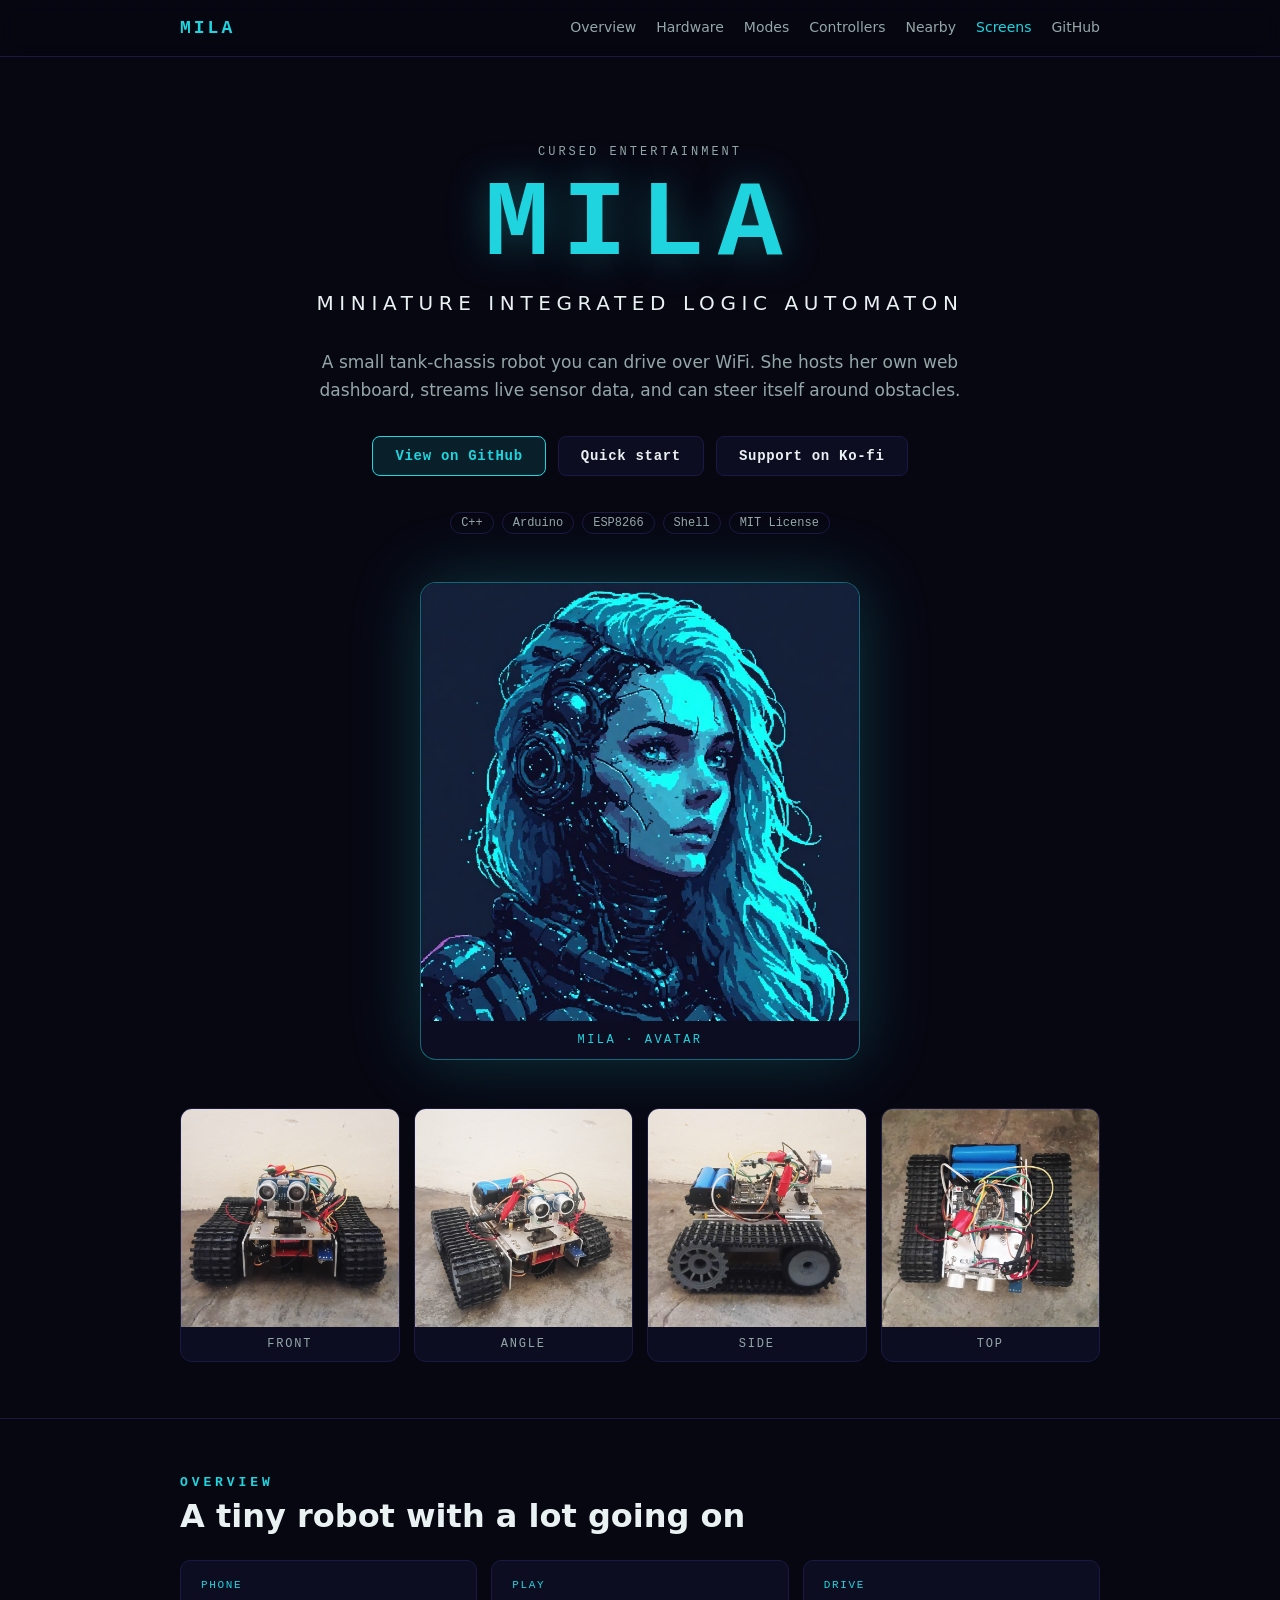
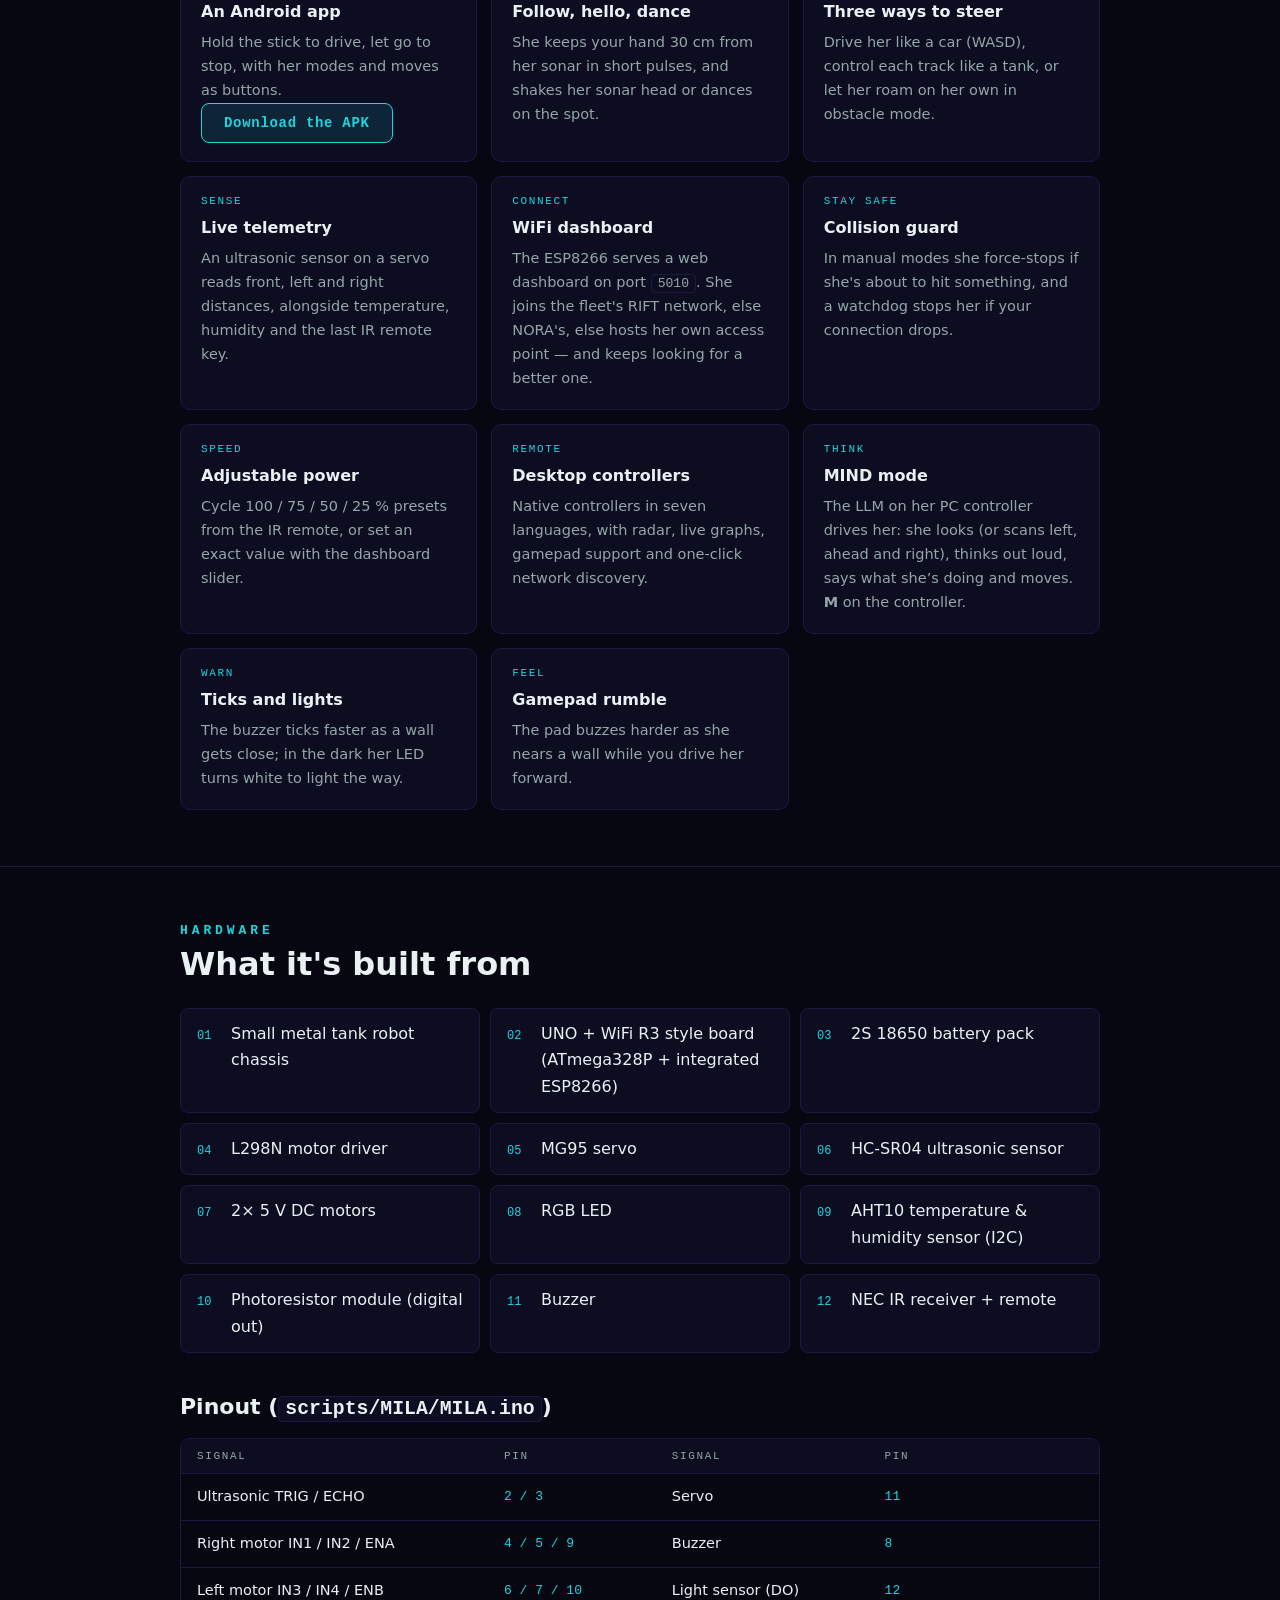
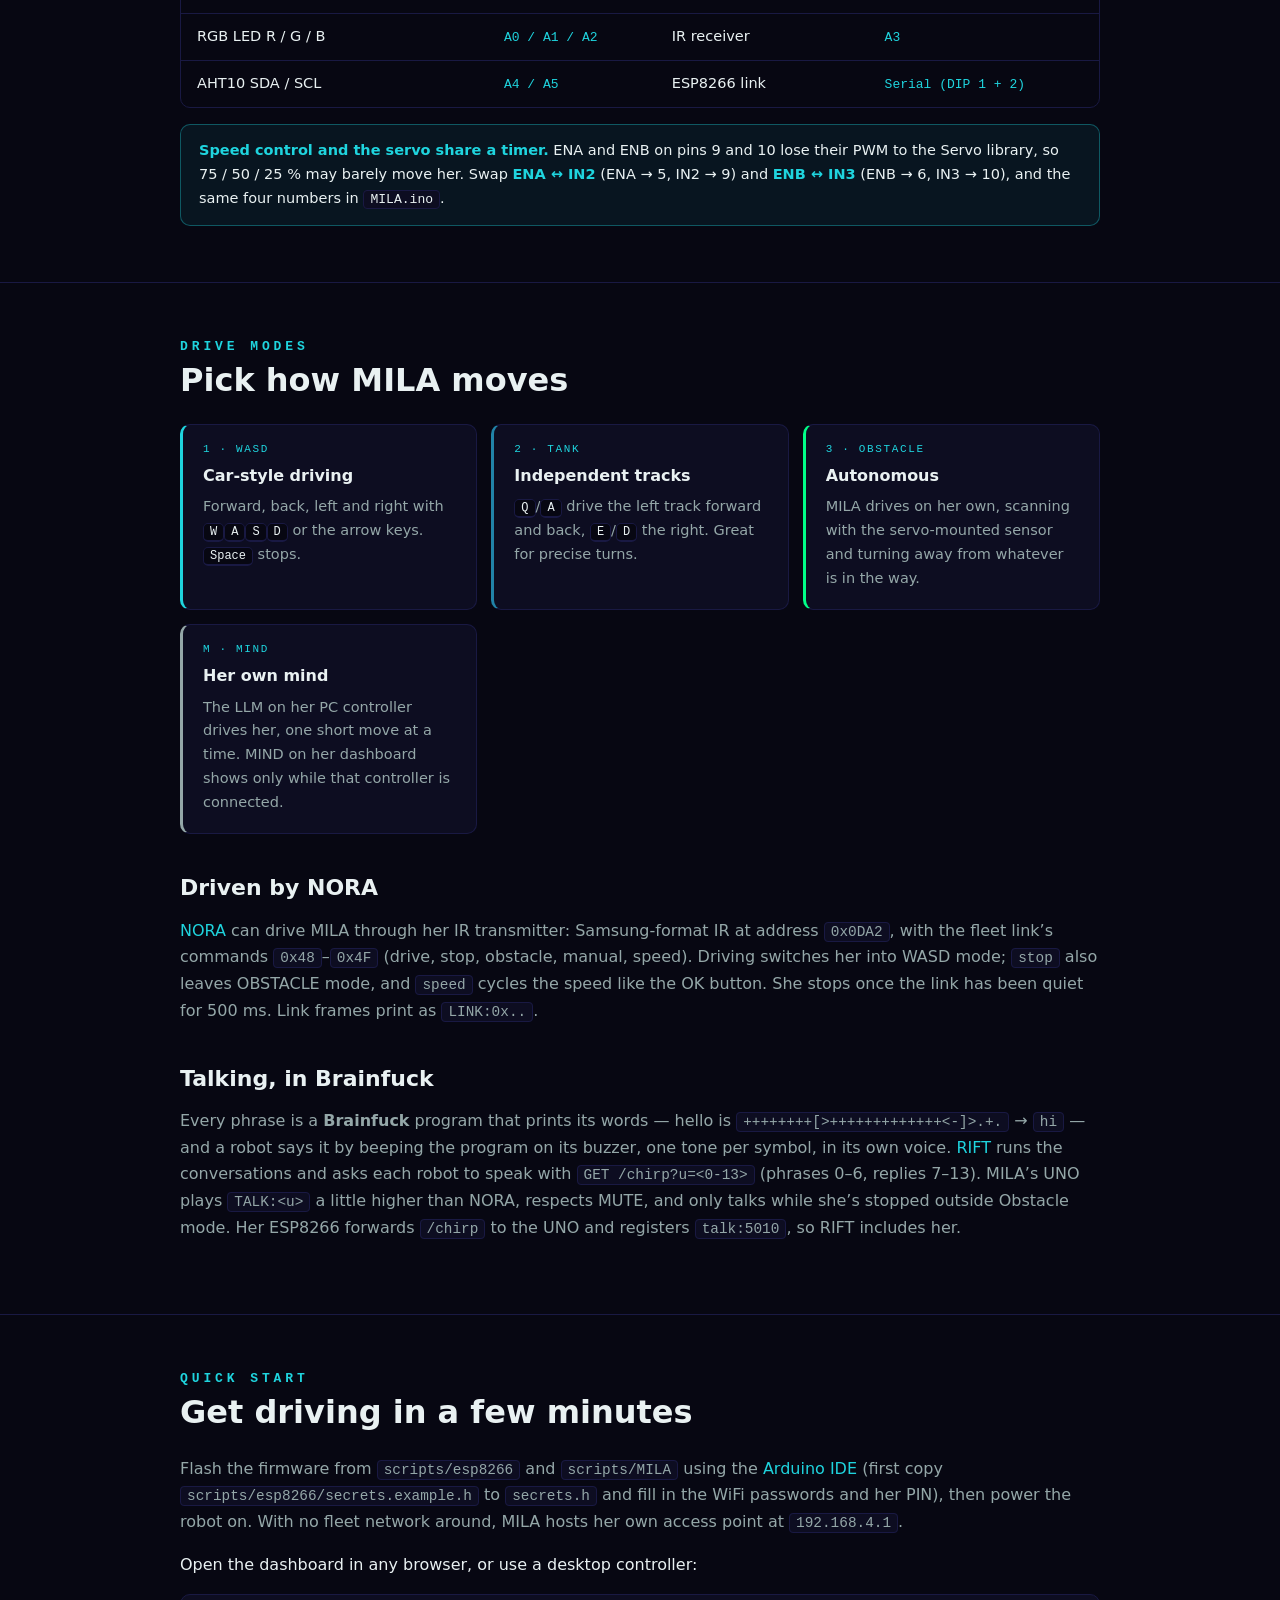
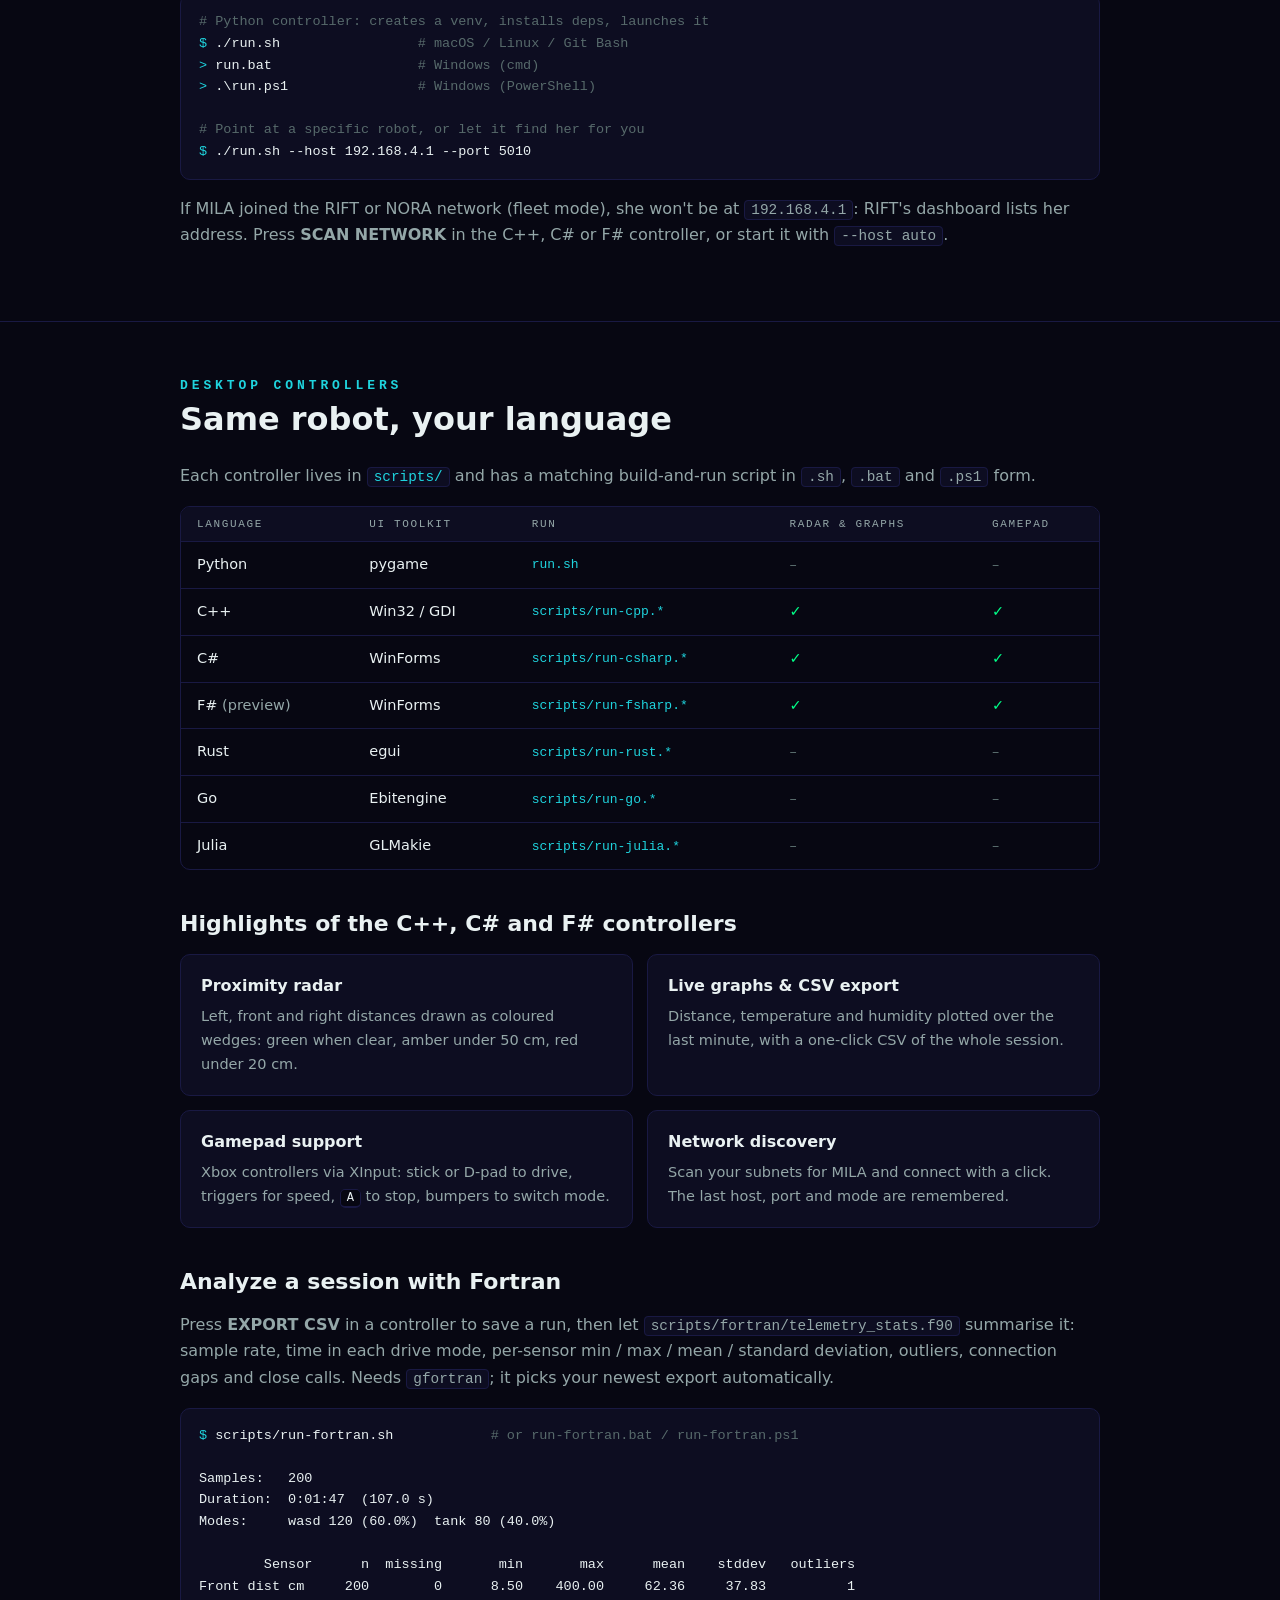
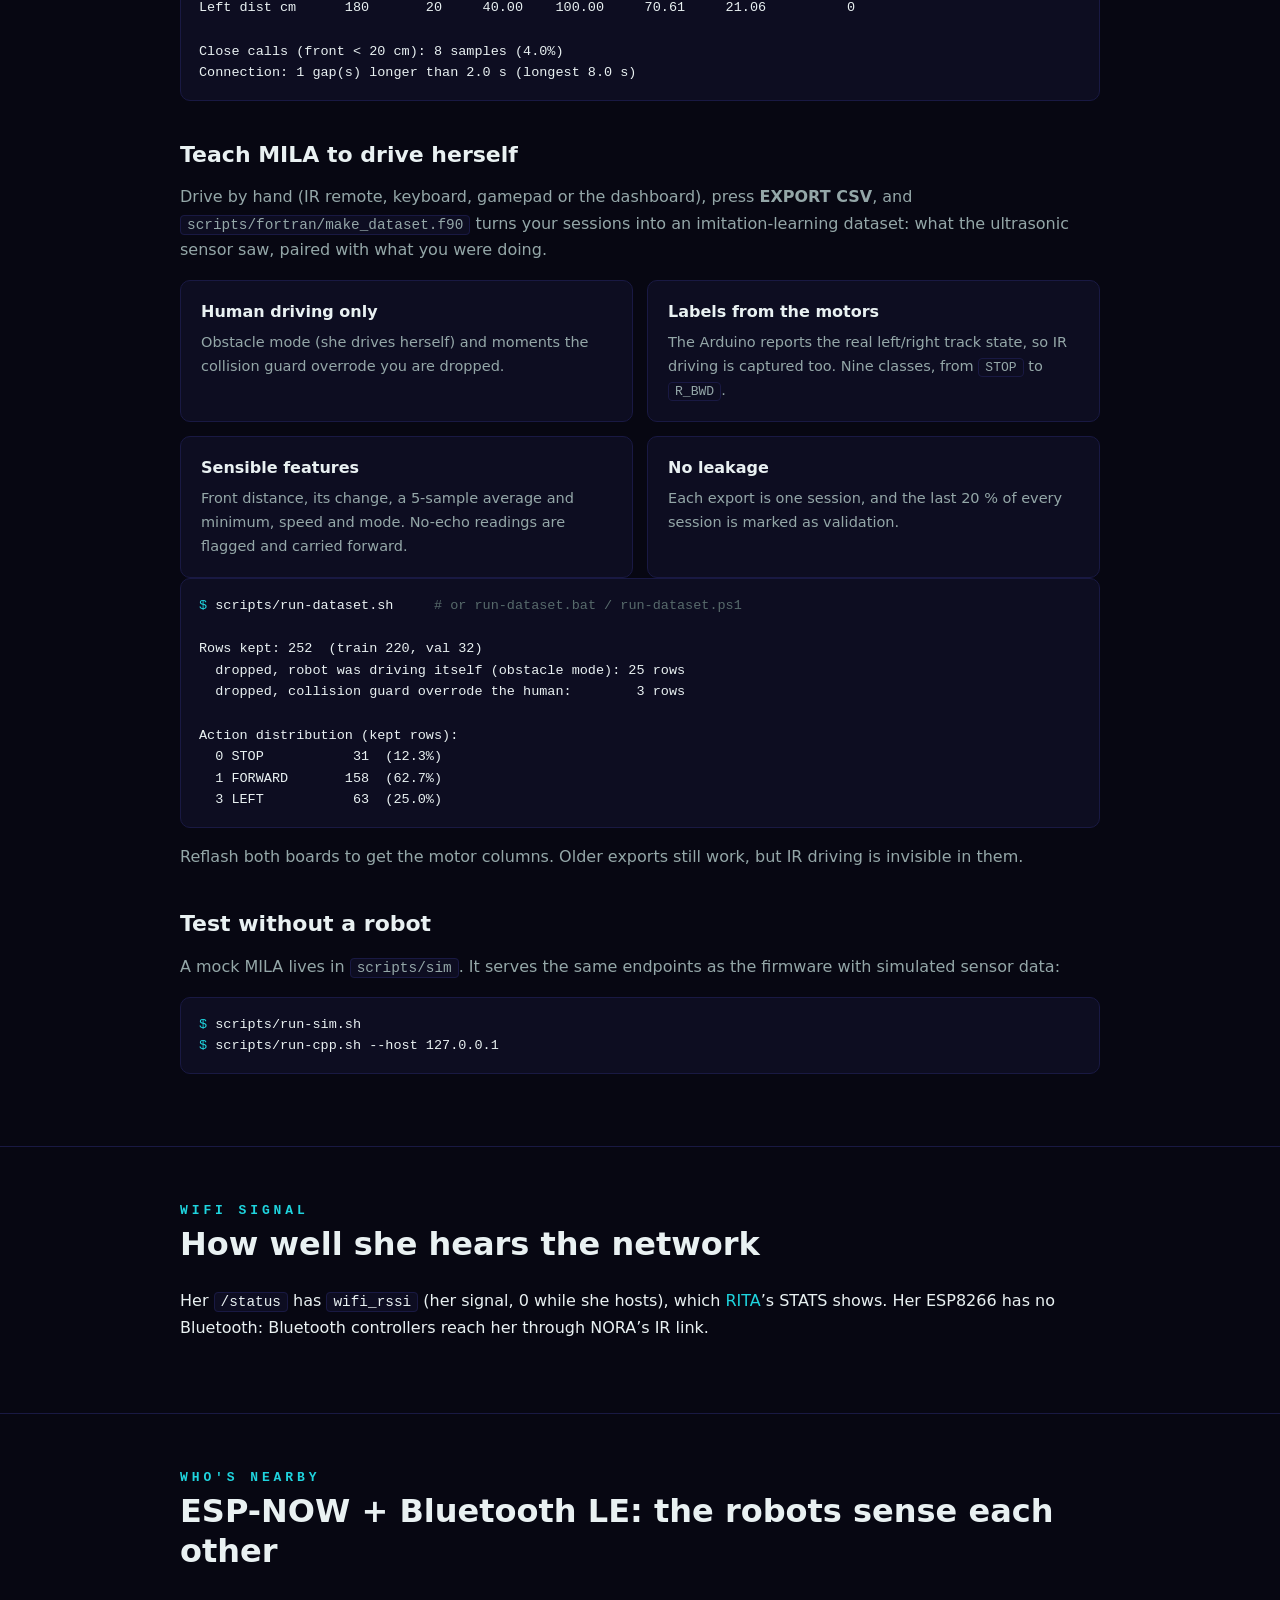
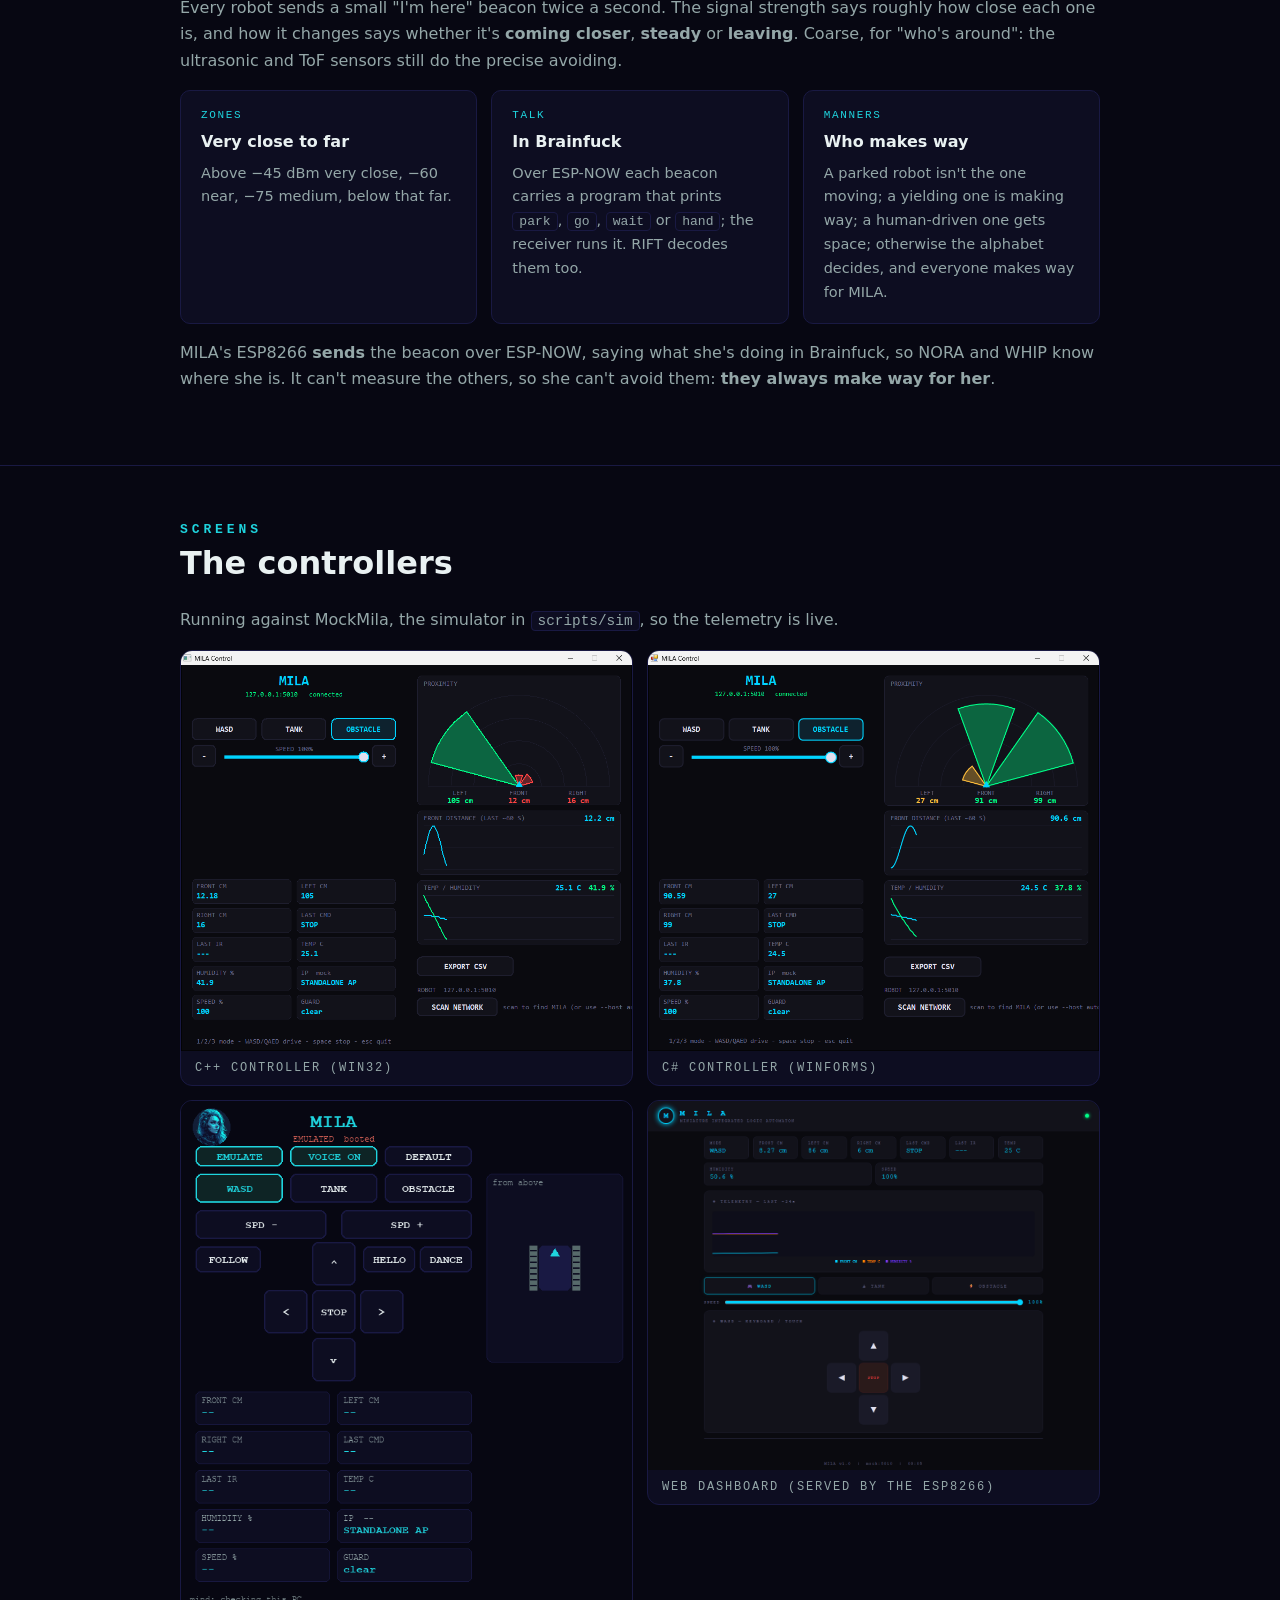
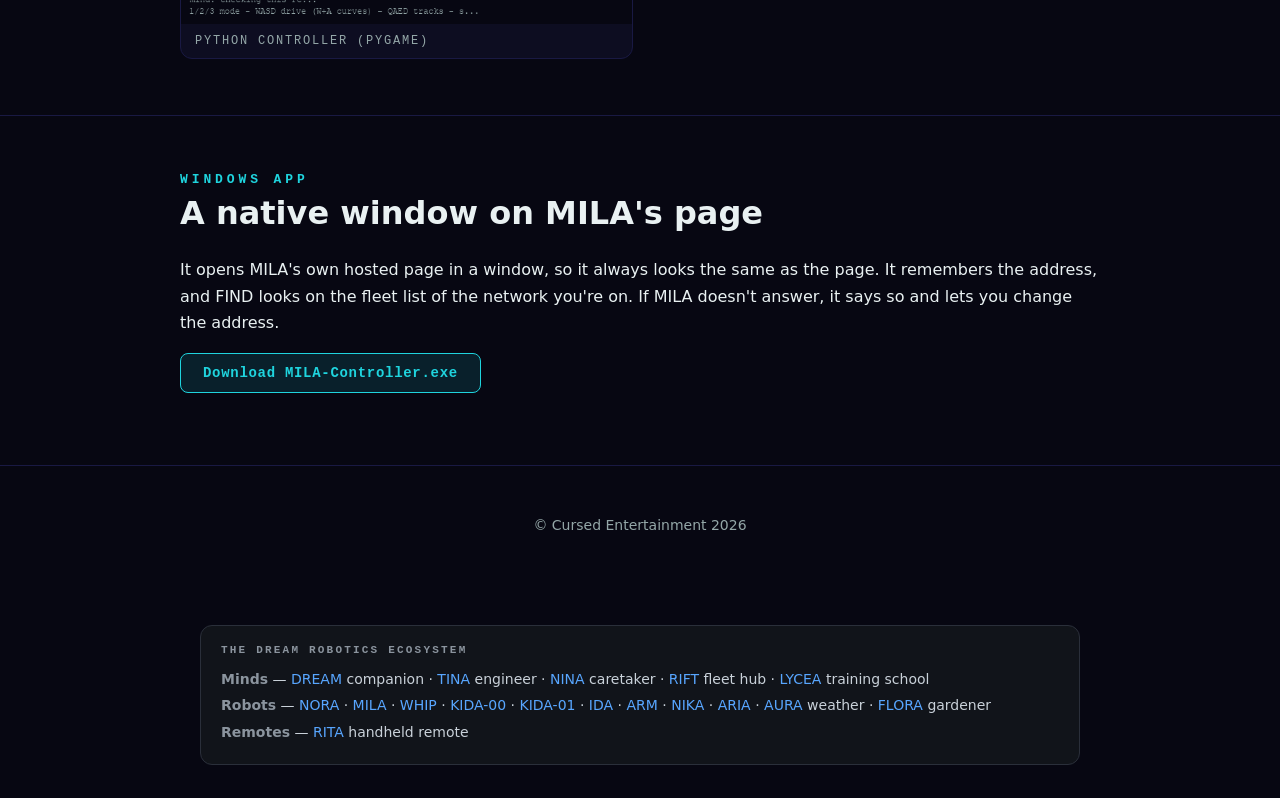
<file: index.html>
<!DOCTYPE html>
<html lang="en">
<head>
<meta charset="utf-8">
<meta name="viewport" content="width=device-width, initial-scale=1">
<title>MILA — Miniature Integrated Logic Automaton</title>
<meta name="description" content="MILA is a small WiFi-controlled tank robot built on an ESP8266 and Arduino, with a web dashboard and desktop controllers in seven languages.">
<meta name="color-scheme" content="dark">
<meta property="og:title" content="MILA — Miniature Integrated Logic Automaton">
<meta property="og:description" content="A small WiFi-controlled tank robot with a web dashboard and desktop controllers.">
<meta property="og:type" content="website">
<meta property="og:image" content="images/mila_avatar.jpg">
<link rel="icon" href="site/favicon.ico" sizes="any">
<link rel="apple-touch-icon" href="site/apple-touch-icon.png">
<link rel="stylesheet" href="site/style.css">
<script src="site/site.js" defer></script>
</head>
<body>

<nav aria-label="Primary">
  <div class="wrap">
    <a class="brand" href="#top">MILA</a>
    <ul>
      <li><a href="#overview">Overview</a></li>
      <li><a href="#hardware">Hardware</a></li>
      <li><a href="#modes">Modes</a></li>
      <li><a href="#controllers">Controllers</a></li>
      <li><a href="#near">Nearby</a></li>
      <li><a href="#screens">Screens</a></li>
      <li><a href="https://github.com/CursedPrograms/MILA-Robot-v00">GitHub</a></li>
    </ul>
  </div>
</nav>

<header class="hero" id="top">
  <div class="wrap">
    <div class="eyebrow">Cursed Entertainment</div>
    <h1>MILA</h1>
    <p class="tagline">Miniature Integrated Logic Automaton</p>
    <p class="lede">A small tank-chassis robot you can drive over WiFi. She hosts her own web dashboard, streams live sensor data, and can steer itself around obstacles.</p>
    <div class="cta">
      <a class="btn primary" href="https://github.com/CursedPrograms/MILA-Robot-v00">View on GitHub</a>
      <a class="btn" href="#quickstart">Quick start</a>
      <a class="btn" href="https://ko-fi.com/cursedentertainment">Support on Ko-fi</a>
    </div>
    <div class="tags" aria-label="Technologies">
      <span class="tag">C++</span>
      <span class="tag">Arduino</span>
      <span class="tag">ESP8266</span>
      <span class="tag">Shell</span>
      <span class="tag">MIT License</span>
    </div>

    <figure class="avatar">
      <img src="images/mila_avatar.jpg" alt="MILA's avatar: a human representation of the robot" width="768" height="768">
      <figcaption>MILA &middot; avatar</figcaption>
    </figure>

    <div class="photos">
      <figure>
        <img src="images/mila-robot-front.png" loading="lazy" alt="MILA from the front: metal tank chassis with an HC-SR04 sensor on a servo" width="800" height="800" loading="lazy">
        <figcaption>Front</figcaption>
      </figure>
      <figure>
        <img src="images/mila-robot-angle.png" alt="MILA at an angle, showing the battery pack, wiring and sensor" width="800" height="800" loading="lazy">
        <figcaption>Angle</figcaption>
      </figure>
      <figure>
        <img src="images/mila-robot-side.png" alt="MILA from the side: tracks, board and battery pack" width="800" height="800" loading="lazy">
        <figcaption>Side</figcaption>
      </figure>
      <figure>
        <img src="images/mila-robot-top.png" alt="MILA from above: UNO + WiFi board, 18650 pack and sensor" width="800" height="800" loading="lazy">
        <figcaption>Top</figcaption>
      </figure>
    </div>
  </div>
</header>

<main>
<section id="overview">
  <div class="wrap">
    <h2>Overview</h2>
    <h3 class="title">A tiny robot with a lot going on</h3>
    <div class="grid cols-3">
      <div class="card">
        <span class="k">Phone</span>
        <h4>An Android app</h4>
        <p>Hold the stick to drive, let go to stop, with her modes and moves as buttons.</p>
        <p><a class="btn primary" href="https://github.com/CursedPrograms/MILA-Robot-v00/raw/main/Android%20App/apk/MILA-debug-2026-10-30.apk">Download the APK</a></p>
      </div>
      <div class="card">
        <span class="k">Play</span>
        <h4>Follow, hello, dance</h4>
        <p>She keeps your hand 30 cm from her sonar in short pulses, and shakes her sonar head or dances on the spot.</p>
      </div>
      <div class="card">
        <span class="k">Drive</span>
        <h4>Three ways to steer</h4>
        <p>Drive her like a car (WASD), control each track like a tank, or let her roam on her own in obstacle mode.</p>
      </div>
      <div class="card">
        <span class="k">Sense</span>
        <h4>Live telemetry</h4>
        <p>An ultrasonic sensor on a servo reads front, left and right distances, alongside temperature, humidity and the last IR remote key.</p>
      </div>
      <div class="card">
        <span class="k">Connect</span>
        <h4>WiFi dashboard</h4>
        <p>The ESP8266 serves a web dashboard on port <code>5010</code>. She joins the fleet's RIFT network, else NORA's, else hosts her own access point &mdash; and keeps looking for a better one.</p>
      </div>
      <div class="card">
        <span class="k">Stay safe</span>
        <h4>Collision guard</h4>
        <p>In manual modes she force-stops if she's about to hit something, and a watchdog stops her if your connection drops.</p>
      </div>
      <div class="card">
        <span class="k">Speed</span>
        <h4>Adjustable power</h4>
        <p>Cycle 100 / 75 / 50 / 25&nbsp;% presets from the IR remote, or set an exact value with the dashboard slider.</p>
      </div>
      <div class="card">
        <span class="k">Remote</span>
        <h4>Desktop controllers</h4>
        <p>Native controllers in seven languages, with radar, live graphs, gamepad support and one-click network discovery.</p>
      </div>
      <div class="card">
        <span class="k">Think</span>
        <h4>MIND mode</h4>
        <p>The LLM on her PC controller drives her: she looks (or scans left, ahead and right), thinks out loud, says what she&rsquo;s doing and moves. <b>M</b> on the controller.</p>
      </div>
      <div class="card">
        <span class="k">Warn</span>
        <h4>Ticks and lights</h4>
        <p>The buzzer ticks faster as a wall gets close; in the dark her LED turns white to light the way.</p>
      </div>
      <div class="card">
        <span class="k">Feel</span>
        <h4>Gamepad rumble</h4>
        <p>The pad buzzes harder as she nears a wall while you drive her forward.</p>
      </div>
    </div>
  </div>
</section>

<section id="hardware">
  <div class="wrap">
    <h2>Hardware</h2>
    <h3 class="title">What it's built from</h3>
    <ol class="parts">
      <li><span class="n">01</span> Small metal tank robot chassis</li>
      <li><span class="n">02</span> UNO + WiFi R3 style board (ATmega328P + integrated ESP8266)</li>
      <li><span class="n">03</span> 2S 18650 battery pack</li>
      <li><span class="n">04</span> L298N motor driver</li>
      <li><span class="n">05</span> MG95 servo</li>
      <li><span class="n">06</span> HC-SR04 ultrasonic sensor</li>
      <li><span class="n">07</span> 2&times; 5&nbsp;V DC motors</li>
      <li><span class="n">08</span> RGB LED</li>
      <li><span class="n">09</span> AHT10 temperature &amp; humidity sensor (I2C)</li>
      <li><span class="n">10</span> Photoresistor module (digital out)</li>
      <li><span class="n">11</span> Buzzer</li>
      <li><span class="n">12</span> NEC IR receiver + remote</li>
    </ol>
    <h3 class="sub">Pinout (<code>scripts/MILA/MILA.ino</code>)</h3>
    <div class="table-wrap">
      <table>
        <thead><tr><th>Signal</th><th>Pin</th><th>Signal</th><th>Pin</th></tr></thead>
        <tbody>
          <tr><td>Ultrasonic TRIG / ECHO</td><td class="mono">2 / 3</td><td>Servo</td><td class="mono">11</td></tr>
          <tr><td>Right motor IN1 / IN2 / ENA</td><td class="mono">4 / 5 / 9</td><td>Buzzer</td><td class="mono">8</td></tr>
          <tr><td>Left motor IN3 / IN4 / ENB</td><td class="mono">6 / 7 / 10</td><td>Light sensor (DO)</td><td class="mono">12</td></tr>
          <tr><td>RGB LED R / G / B</td><td class="mono">A0 / A1 / A2</td><td>IR receiver</td><td class="mono">A3</td></tr>
          <tr><td>AHT10 SDA / SCL</td><td class="mono">A4 / A5</td><td>ESP8266 link</td><td class="mono">Serial (DIP 1 + 2)</td></tr>
        </tbody>
      </table>
    </div>
    <p class="note"><strong>Speed control and the servo share a timer.</strong> ENA and ENB on pins 9 and 10 lose their PWM to the Servo library, so 75 / 50 / 25&nbsp;% may barely move her. Swap <strong>ENA &harr; IN2</strong> (ENA &rarr; 5, IN2 &rarr; 9) and <strong>ENB &harr; IN3</strong> (ENB &rarr; 6, IN3 &rarr; 10), and the same four numbers in <code>MILA.ino</code>.</p>
  </div>
</section>

<section id="modes">
  <div class="wrap">
    <h2>Drive modes</h2>
    <h3 class="title">Pick how MILA moves</h3>
    <div class="grid cols-3">
      <div class="card mode">
        <span class="k">1 &middot; WASD</span>
        <h4>Car-style driving</h4>
        <p>Forward, back, left and right with <kbd>W</kbd><kbd>A</kbd><kbd>S</kbd><kbd>D</kbd> or the arrow keys. <kbd>Space</kbd> stops.</p>
      </div>
      <div class="card mode">
        <span class="k">2 &middot; Tank</span>
        <h4>Independent tracks</h4>
        <p><kbd>Q</kbd>/<kbd>A</kbd> drive the left track forward and back, <kbd>E</kbd>/<kbd>D</kbd> the right. Great for precise turns.</p>
      </div>
      <div class="card mode">
        <span class="k">3 &middot; Obstacle</span>
        <h4>Autonomous</h4>
        <p>MILA drives on her own, scanning with the servo-mounted sensor and turning away from whatever is in the way.</p>
      </div>
      <div class="card mode">
        <span class="k">M &middot; Mind</span>
        <h4>Her own mind</h4>
        <p>The LLM on her PC controller drives her, one short move at a time. MIND on her dashboard shows only while that controller is connected.</p>
      </div>
    </div>
    <h3 class="sub">Driven by NORA</h3>
    <p class="muted"><a href="https://cursedprograms.github.io/NORA-Robot-v00/">NORA</a> can drive MILA through her IR transmitter: Samsung-format IR at address <code>0x0DA2</code>, with the fleet link&rsquo;s commands <code>0x48</code>&ndash;<code>0x4F</code> (drive, stop, obstacle, manual, speed). Driving switches her into WASD mode; <code>stop</code> also leaves OBSTACLE mode, and <code>speed</code> cycles the speed like the OK button. She stops once the link has been quiet for 500 ms. Link frames print as <code>LINK:0x..</code>.</p>
    <h3 class="sub">Talking, in Brainfuck</h3>
    <p class="muted">Every phrase is a <strong>Brainfuck</strong> program that prints its words &mdash; hello is <code>++++++++[&gt;+++++++++++++&lt;-]&gt;.+.</code> &rarr; <code>hi</code> &mdash; and a robot says it by beeping the program on its buzzer, one tone per symbol, in its own voice. <a href="https://cursedprograms.github.io/RIFT/">RIFT</a> runs the conversations and asks each robot to speak with <code>GET /chirp?u=&lt;0-13&gt;</code> (phrases 0&ndash;6, replies 7&ndash;13). MILA&rsquo;s UNO plays <code>TALK:&lt;u&gt;</code> a little higher than NORA, respects MUTE, and only talks while she&rsquo;s stopped outside Obstacle mode. Her ESP8266 forwards <code>/chirp</code> to the UNO and registers <code>talk:5010</code>, so RIFT includes her.</p>
  </div>
</section>

<section id="quickstart">
  <div class="wrap">
    <h2>Quick start</h2>
    <h3 class="title">Get driving in a few minutes</h3>
    <p class="muted">Flash the firmware from <code>scripts/esp8266</code> and <code>scripts/MILA</code> using the <a href="https://docs.arduino.cc/software/ide/">Arduino IDE</a> (first copy <code>scripts/esp8266/secrets.example.h</code> to <code>secrets.h</code> and fill in the WiFi passwords and her PIN), then power the robot on. With no fleet network around, MILA hosts her own access point at <code>192.168.4.1</code>.</p>
    <p>Open the dashboard in any browser, or use a desktop controller:</p>
<pre><span class="c"># Python controller: creates a venv, installs deps, launches it</span>
<span class="p">$</span> ./run.sh                 <span class="c"># macOS / Linux / Git Bash</span>
<span class="p">&gt;</span> run.bat                  <span class="c"># Windows (cmd)</span>
<span class="p">&gt;</span> .\run.ps1                <span class="c"># Windows (PowerShell)</span>

<span class="c"># Point at a specific robot, or let it find her for you</span>
<span class="p">$</span> ./run.sh --host 192.168.4.1 --port 5010</pre>
    <p class="muted">If MILA joined the RIFT or NORA network (fleet mode), she won't be at <code>192.168.4.1</code>: RIFT's dashboard lists her address. Press <strong>SCAN NETWORK</strong> in the C++, C# or F# controller, or start it with <code>--host auto</code>.</p>
  </div>
</section>

<section id="controllers">
  <div class="wrap">
    <h2>Desktop controllers</h2>
    <h3 class="title">Same robot, your language</h3>
    <p class="muted">Each controller lives in <a href="https://github.com/CursedPrograms/MILA/tree/main/scripts"><code>scripts/</code></a> and has a matching build-and-run script in <code>.sh</code>, <code>.bat</code> and <code>.ps1</code> form.</p>
    <div class="table-wrap">
      <table>
        <thead>
          <tr><th>Language</th><th>UI toolkit</th><th>Run</th><th>Radar &amp; graphs</th><th>Gamepad</th></tr>
        </thead>
        <tbody>
          <tr><td>Python</td><td>pygame</td><td class="mono">run.sh</td><td class="no">&ndash;</td><td class="no">&ndash;</td></tr>
          <tr><td>C++</td><td>Win32 / GDI</td><td class="mono">scripts/run-cpp.*</td><td class="yes">&#10003;</td><td class="yes">&#10003;</td></tr>
          <tr><td>C#</td><td>WinForms</td><td class="mono">scripts/run-csharp.*</td><td class="yes">&#10003;</td><td class="yes">&#10003;</td></tr>
          <tr><td>F# <span class="muted">(preview)</span></td><td>WinForms</td><td class="mono">scripts/run-fsharp.*</td><td class="yes">&#10003;</td><td class="yes">&#10003;</td></tr>
          <tr><td>Rust</td><td>egui</td><td class="mono">scripts/run-rust.*</td><td class="no">&ndash;</td><td class="no">&ndash;</td></tr>
          <tr><td>Go</td><td>Ebitengine</td><td class="mono">scripts/run-go.*</td><td class="no">&ndash;</td><td class="no">&ndash;</td></tr>
          <tr><td>Julia</td><td>GLMakie</td><td class="mono">scripts/run-julia.*</td><td class="no">&ndash;</td><td class="no">&ndash;</td></tr>
        </tbody>
      </table>
    </div>

    <h3 class="sub">Highlights of the C++, C# and F# controllers</h3>
    <div class="grid cols-2">
      <div class="card"><h4>Proximity radar</h4><p>Left, front and right distances drawn as coloured wedges: green when clear, amber under 50&nbsp;cm, red under 20&nbsp;cm.</p></div>
      <div class="card"><h4>Live graphs &amp; CSV export</h4><p>Distance, temperature and humidity plotted over the last minute, with a one-click CSV of the whole session.</p></div>
      <div class="card"><h4>Gamepad support</h4><p>Xbox controllers via XInput: stick or D-pad to drive, triggers for speed, <kbd>A</kbd> to stop, bumpers to switch mode.</p></div>
      <div class="card"><h4>Network discovery</h4><p>Scan your subnets for MILA and connect with a click. The last host, port and mode are remembered.</p></div>
    </div>

    <h3 class="sub">Analyze a session with Fortran</h3>
    <p class="muted">Press <strong>EXPORT CSV</strong> in a controller to save a run, then let <code>scripts/fortran/telemetry_stats.f90</code> summarise it: sample rate, time in each drive mode, per-sensor min / max / mean / standard deviation, outliers, connection gaps and close calls. Needs <code>gfortran</code>; it picks your newest export automatically.</p>
<pre><span class="p">$</span> scripts/run-fortran.sh            <span class="c"># or run-fortran.bat / run-fortran.ps1</span>

Samples:   200
Duration:  0:01:47  (107.0 s)
Modes:     wasd 120 (60.0%)  tank 80 (40.0%)

        Sensor      n  missing       min       max      mean    stddev   outliers
Front dist cm     200        0      8.50    400.00     62.36     37.83          1
Left dist cm      180       20     40.00    100.00     70.61     21.06          0

Close calls (front &lt; 20 cm): 8 samples (4.0%)
Connection: 1 gap(s) longer than 2.0 s (longest 8.0 s)</pre>

    <h3 class="sub">Teach MILA to drive herself</h3>
    <p class="muted">Drive by hand (IR remote, keyboard, gamepad or the dashboard), press <strong>EXPORT CSV</strong>, and <code>scripts/fortran/make_dataset.f90</code> turns your sessions into an imitation-learning dataset: what the ultrasonic sensor saw, paired with what you were doing.</p>
    <div class="grid cols-2">
      <div class="card"><h4>Human driving only</h4><p>Obstacle mode (she drives herself) and moments the collision guard overrode you are dropped.</p></div>
      <div class="card"><h4>Labels from the motors</h4><p>The Arduino reports the real left/right track state, so IR driving is captured too. Nine classes, from <code>STOP</code> to <code>R_BWD</code>.</p></div>
      <div class="card"><h4>Sensible features</h4><p>Front distance, its change, a 5-sample average and minimum, speed and mode. No-echo readings are flagged and carried forward.</p></div>
      <div class="card"><h4>No leakage</h4><p>Each export is one session, and the last 20&nbsp;% of every session is marked as validation.</p></div>
    </div>
<pre><span class="p">$</span> scripts/run-dataset.sh     <span class="c"># or run-dataset.bat / run-dataset.ps1</span>

Rows kept: 252  (train 220, val 32)
  dropped, robot was driving itself (obstacle mode): 25 rows
  dropped, collision guard overrode the human:        3 rows

Action distribution (kept rows):
  0 STOP           31  (12.3%)
  1 FORWARD       158  (62.7%)
  3 LEFT           63  (25.0%)</pre>
    <p class="muted">Reflash both boards to get the motor columns. Older exports still work, but IR driving is invisible in them.</p>

    <h3 class="sub">Test without a robot</h3>
    <p class="muted">A mock MILA lives in <code>scripts/sim</code>. It serves the same endpoints as the firmware with simulated sensor data:</p>
<pre><span class="p">$</span> scripts/run-sim.sh
<span class="p">$</span> scripts/run-cpp.sh --host 127.0.0.1</pre>
  </div>
</section>

<section id="signal">
  <div class="wrap">
    <h2>WiFi signal</h2>
    <h3 class="title">How well she hears the network</h3>
    <p>Her <code>/status</code> has <code>wifi_rssi</code> (her signal, 0 while she hosts), which <a href="https://cursedprograms.github.io/RITA/">RITA</a>&rsquo;s STATS shows. Her ESP8266 has no Bluetooth: Bluetooth controllers reach her through NORA&rsquo;s IR link.</p>
  </div>
</section>

<section id="near">
  <div class="wrap">
    <h2>Who's nearby</h2>
    <h3 class="title">ESP-NOW + Bluetooth LE: the robots sense each other</h3>
    <p class="muted">Every robot sends a small "I'm here" beacon twice a second. The signal strength says roughly how close each one is, and how it changes says whether it's <b>coming closer</b>, <b>steady</b> or <b>leaving</b>. Coarse, for "who's around": the ultrasonic and ToF sensors still do the precise avoiding.</p>
    <div class="grid cols-3">
      <div class="card"><span class="k">Zones</span><h4>Very close to far</h4><p>Above &minus;45 dBm very close, &minus;60 near, &minus;75 medium, below that far.</p></div>
      <div class="card"><span class="k">Talk</span><h4>In Brainfuck</h4><p>Over ESP-NOW each beacon carries a program that prints <code>park</code>, <code>go</code>, <code>wait</code> or <code>hand</code>; the receiver runs it. RIFT decodes them too.</p></div>
      <div class="card"><span class="k">Manners</span><h4>Who makes way</h4><p>A parked robot isn't the one moving; a yielding one is making way; a human-driven one gets space; otherwise the alphabet decides, and everyone makes way for MILA.</p></div>
    </div>
    <p class="muted spaced">MILA's ESP8266 <b>sends</b> the beacon over ESP-NOW, saying what she's doing in Brainfuck, so NORA and WHIP know where she is. It can't measure the others, so she can't avoid them: <b>they always make way for her</b>.</p>
  </div>
</section>

<section id="screens">
  <div class="wrap">
    <h2>Screens</h2>
    <h3 class="title">The controllers</h3>
    <p class="muted">Running against MockMila, the simulator in <code>scripts/sim</code>, so the telemetry is live.</p>
    <div class="screens">
      <figure class="shot">
        <img src="images/screenshots/controller-cpp.png" alt="MILA's C++ controller: radar, distance and temperature graphs, mode buttons" width="842" height="747" loading="lazy">
        <figcaption>C++ controller (Win32)</figcaption>
      </figure>
      <figure class="shot">
        <img src="images/screenshots/controller-csharp.png" alt="MILA's C# controller, the same layout in WinForms" width="842" height="747" loading="lazy">
        <figcaption>C# controller (WinForms)</figcaption>
      </figure>
      <figure class="shot">
        <img src="images/screenshots/controller-python.png" alt="MILA's Python controller with the drive pad and telemetry" width="422" height="752" loading="lazy">
        <figcaption>Python controller (pygame)</figcaption>
      </figure>
      <figure class="shot">
        <img src="images/screenshots/web-dashboard.png" alt="MILA's web dashboard with telemetry graph and drive pad" width="1100" height="900" loading="lazy">
        <figcaption>Web dashboard (served by the ESP8266)</figcaption>
      </figure>
    </div>
  </div>
</section>

<section id="windows">
  <div class="wrap">
    <h2>Windows app</h2>
    <h3 class="title">A native window on MILA's page</h3>
    <p>It opens MILA's own hosted page in a window, so it always looks the same as the page. It remembers the address, and FIND looks on the fleet list of the network you're on. If MILA doesn't answer, it says so and lets you change the address.</p>
    <p><a class="btn primary" href="https://github.com/CursedPrograms/MILA-Robot-v00/raw/main/builds/MILA-Controller.exe">Download MILA-Controller.exe</a></p>
  </div>
</section>

</main>

<footer id="site-footer">&copy; Cursed Entertainment 2026</footer>
<script src="https://cursedprograms.github.io/RIFT/site/footer.js"></script>

<!-- DREAM-ECOSYSTEM:START -->
<section class="eco">
  <div class="eco-title">The DREAM Robotics ecosystem</div>
  <div><strong>Minds</strong> — <a href="https://cursedprograms.github.io/DREAM/">DREAM</a> companion · <a href="https://cursedprograms.github.io/TINA/">TINA</a> engineer · <a href="https://cursedprograms.github.io/NINA/">NINA</a> caretaker · <a href="https://cursedprograms.github.io/RIFT/">RIFT</a> fleet hub · <a href="https://github.com/CursedPrograms/LYCEA">LYCEA</a> training school</div>
  <div><strong>Robots</strong> — <a href="https://cursedprograms.github.io/NORA-Robot-v00/">NORA</a> · <a href="https://cursedprograms.github.io/MILA-Robot-v00/">MILA</a> · <a href="https://cursedprograms.github.io/WHIP-Robot-v00/">WHIP</a> · <a href="https://cursedprograms.github.io/KIDA-Robot-v00/">KIDA-00</a> · <a href="https://cursedprograms.github.io/KIDA-Robot-v01/">KIDA-01</a> · <a href="https://cursedprograms.github.io/IDA-Robot-v00/">IDA</a> · <a href="https://cursedprograms.github.io/ARM-Robot-v01/">ARM</a> · <a href="https://cursedprograms.github.io/NIKA-Robot-v00/">NIKA</a> · <a href="https://cursedprograms.github.io/ARIA-Robot-v00/">ARIA</a> · <a href="https://cursedprograms.github.io/AURA/">AURA</a> weather · <a href="https://cursedprograms.github.io/FLORA-Robot-v00/">FLORA</a> gardener</div>
  <div><strong>Remotes</strong> — <a href="https://cursedprograms.github.io/RITA/">RITA</a> handheld remote</div>
</section>
<!-- DREAM-ECOSYSTEM:END -->
</body>
</html>
</file>
<file: site/style.css>
/* DREAM Robotics site stylesheet. Colours come from colour_scheme.xml
   (regenerate the site after editing it); layout is shared by every robot. */
:root {
  --bg: #070712;
  --panel: #0D0D21;
  --border: #191943;
  --accent: #1FD4DE;
  --accent2: #2183A8;
  --green: #00ff88;
  --text: #E9F1F2;
  --sub: #94A7A8;
  --glow: 31, 212, 222;
  --glow2: 33, 131, 168;
  --mono: ui-monospace, "Cascadia Code", Consolas, "SF Mono", Menlo, monospace;
  --sans: system-ui, -apple-system, "Segoe UI", Roboto, sans-serif;
}
* { box-sizing: border-box; }
html { scroll-behavior: smooth; }
body {
  margin: 0;
  background: var(--bg);
  color: var(--text);
  font: 16px/1.65 var(--sans);
  -webkit-font-smoothing: antialiased;
}
a { color: var(--accent); text-decoration: none; }
a:hover { text-decoration: underline; }
a:focus-visible, .btn:focus-visible { outline: 2px solid var(--accent); outline-offset: 3px; border-radius: 4px; }
code, pre, .mono { font-family: var(--mono); }
.wrap { max-width: 960px; margin: 0 auto; padding: 0 20px; }

/* nav */
nav {
  position: sticky; top: 0; z-index: 10;
  background: rgba(7, 7, 18, .85);
  backdrop-filter: blur(8px);
  border-bottom: 1px solid var(--border);
}
nav .wrap { display: flex; align-items: center; justify-content: space-between; height: 56px; gap: 16px; }
nav .brand { font: 700 18px var(--mono); letter-spacing: 3px; color: var(--accent); }
nav ul { display: flex; gap: 20px; list-style: none; margin: 0; padding: 0; font-size: 14px; }
nav ul a { color: var(--sub); }
nav ul a:hover { color: var(--text); text-decoration: none; }
@media (max-width: 640px) { nav ul li:not(:last-child) { display: none; } }

/* hero */
header.hero { padding: 88px 0 56px; text-align: center; position: relative; overflow: hidden; }
header.hero::before {
  content: ""; position: absolute; inset: -40% 0 auto 0; height: 520px; z-index: -1;
  background: radial-gradient(ellipse at 50% 30%, rgba(var(--glow), .16), transparent 60%),
              radial-gradient(ellipse at 75% 20%, rgba(var(--glow2), .13), transparent 55%);
}
.eyebrow { font: 12px var(--mono); letter-spacing: 3px; color: var(--sub); text-transform: uppercase; }
h1 {
  margin: 12px 0 8px;
  font: 800 clamp(56px, 12vw, 108px)/1 var(--mono);
  letter-spacing: .12em;
  color: var(--accent);
  text-shadow: 0 0 40px rgba(var(--glow), .35);
}
.tagline { font-size: clamp(15px, 2.6vw, 20px); color: var(--text); letter-spacing: .28em; text-transform: uppercase; margin: 0 0 28px; }
.lede { max-width: 660px; margin: 0 auto 32px; color: var(--sub); font-size: 17px; }
.cta { display: flex; flex-wrap: wrap; gap: 12px; justify-content: center; }
.btn {
  display: inline-block; padding: 11px 22px; border-radius: 8px;
  border: 1px solid var(--border); background: var(--panel); color: var(--text);
  font: 600 14px var(--mono); letter-spacing: .05em; transition: border-color .15s, background .15s;
}
.btn:hover { border-color: var(--accent); text-decoration: none; }
.btn.primary { background: rgba(var(--glow), .12); border-color: var(--accent); color: var(--accent); }
.tags { display: flex; flex-wrap: wrap; gap: 8px; justify-content: center; margin-top: 36px; }
.tag { font: 12px var(--mono); color: var(--sub); border: 1px solid var(--border); padding: 3px 10px; border-radius: 999px; }

/* photos */
.photos { display: grid; grid-template-columns: repeat(auto-fit, minmax(200px, 1fr)); gap: 14px; margin-top: 48px; }
.avatar { margin: 48px auto 0; max-width: 440px; background: var(--panel); border: 1px solid rgba(var(--glow), .45); border-radius: 16px; overflow: hidden; box-shadow: 0 0 70px rgba(var(--glow), .22); }
.avatar.wide { max-width: 620px; }
.avatar img { display: block; width: 100%; height: auto; }
.avatar figcaption { font: 12px var(--mono); letter-spacing: .2em; text-transform: uppercase; color: var(--accent); padding: 12px 16px; }
.photos.single { grid-template-columns: minmax(0, 380px); justify-content: center; }
.screens { display: grid; gap: 14px; grid-template-columns: repeat(auto-fill, minmax(300px, 1fr)); align-items: start; }
.screens .shot { margin: 0; }
.dot { display: inline-block; width: 10px; height: 10px; border-radius: 50%; margin-right: 8px; vertical-align: middle; }
.yes { color: var(--green); }
.no { color: #576A6B; }
nav ul a.active { color: var(--accent); }
.spaced { margin-top: 16px; }
.shot.narrow { max-width: 320px; }
.dot.red { background: #e5484d; }
.dot.green { background: #46a758; }
.dot.yellow { background: #f5d90a; }
.dot.blue { background: #3e63dd; }

/* error pages (404 / 500) */
.error { padding: 88px 0 72px; text-align: center; position: relative; overflow: hidden; }
.error::before {
  content: ""; position: absolute; inset: -30% 0 auto 0; height: 520px; z-index: -1;
  background: radial-gradient(ellipse at 50% 30%, rgba(var(--glow), .16), transparent 60%);
}
.error .face { display: block; width: 168px; height: 168px; margin: 0 auto 28px; border-radius: 50%; object-fit: cover;
  border: 2px solid rgba(var(--glow), .55); box-shadow: 0 0 60px rgba(var(--glow), .25); }
.error .code { font: 800 clamp(88px, 20vw, 168px)/1 var(--mono); letter-spacing: .08em; color: var(--accent);
  text-shadow: 0 0 40px rgba(var(--glow), .35); margin: 0 auto 12px; max-width: none; text-align: center; text-indent: .08em; }
.error h1 { font-size: clamp(22px, 4vw, 30px); letter-spacing: normal; text-shadow: none; color: var(--text); margin: 0 0 12px; font-family: var(--sans); font-weight: 700; }
.error p { color: var(--sub); max-width: 520px; margin: 0 auto 28px; }
.error code { word-break: break-all; }
.photos figure { margin: 0; background: var(--panel); border: 1px solid var(--border); border-radius: 12px; overflow: hidden; }
.photos img { display: block; width: 100%; height: auto; aspect-ratio: 1; object-fit: cover; }
.photos figcaption { font: 12px var(--mono); letter-spacing: .15em; text-transform: uppercase; color: var(--sub); padding: 10px 14px; }
.shot { margin: 24px 0 0; background: var(--panel); border: 1px solid var(--border); border-radius: 12px; overflow: hidden; }
.shot img { display: block; width: 100%; height: auto; }
.shot figcaption { font: 12px var(--mono); letter-spacing: .15em; text-transform: uppercase; color: var(--sub); padding: 10px 14px; }

/* sections */
section { padding: 56px 0; border-top: 1px solid var(--border); }
h2 { margin: 0 0 6px; font: 700 13px var(--mono); letter-spacing: .3em; text-transform: uppercase; color: var(--accent); }
h3.title { margin: 0 0 24px; font-size: clamp(24px, 4vw, 32px); line-height: 1.25; }
h3.sub { margin: 40px 0 16px; font-size: 22px; line-height: 1.25; }
p { margin: 0 0 16px; }
.muted { color: var(--sub); }

.grid { display: grid; gap: 14px; }
.grid.cols-3 { grid-template-columns: repeat(auto-fill, minmax(260px, 1fr)); }
.grid.cols-2 { grid-template-columns: repeat(auto-fill, minmax(300px, 1fr)); }
.card { background: var(--panel); border: 1px solid var(--border); border-radius: 10px; padding: 18px 20px; }
.card h4 { margin: 0 0 6px; font-size: 16px; }
.card p { margin: 0; color: var(--sub); font-size: 14.5px; }
.card .k { font: 11px var(--mono); letter-spacing: .15em; color: var(--accent); text-transform: uppercase; margin-bottom: 8px; display: block; }

/* hardware list */
.parts { list-style: none; margin: 0; padding: 0; display: grid; gap: 10px; grid-template-columns: repeat(auto-fill, minmax(260px, 1fr)); }
.parts li {
  background: var(--panel); border: 1px solid var(--border); border-radius: 8px;
  padding: 12px 16px; display: flex; align-items: baseline; gap: 12px;
}
.parts .n { font: 12px var(--mono); color: var(--accent); min-width: 22px; }

/* modes */
.mode { border-left: 3px solid var(--accent); }
.mode:nth-child(2) { border-left-color: var(--accent2); }
.mode:nth-child(3) { border-left-color: var(--green); }
.mode:nth-child(4) { border-left-color: var(--sub); }
kbd {
  font: 12px var(--mono); background: var(--bg); border: 1px solid var(--border);
  border-bottom-width: 2px; border-radius: 5px; padding: 1px 6px; color: var(--text);
}

/* code */
pre {
  background: var(--panel); border: 1px solid var(--border); border-radius: 10px;
  padding: 16px 18px; overflow-x: auto; font-size: 13.5px; line-height: 1.6; margin: 0 0 16px;
}
pre .c { color: #576A6B; }
pre .p { color: var(--accent); user-select: none; }
:not(pre) > code { background: var(--panel); border: 1px solid var(--border); border-radius: 4px; padding: 1px 6px; font-size: .9em; }

/* steps */
ol.steps { margin: 0 0 16px; padding-left: 22px; }
ol.steps li { margin-bottom: 10px; }
ol.steps li::marker { color: var(--accent); font-family: var(--mono); }

/* callout */
.note { background: rgba(var(--glow), .07); border: 1px solid rgba(var(--glow), .35); border-radius: 10px; padding: 14px 18px; margin: 16px 0 0; font-size: 14.5px; }
.note strong { color: var(--accent); }

/* table */
.table-wrap { overflow-x: auto; border: 1px solid var(--border); border-radius: 10px; }
table { border-collapse: collapse; width: 100%; font-size: 14.5px; }
th, td { text-align: left; padding: 11px 16px; border-bottom: 1px solid var(--border); }
th { font: 11px var(--mono); letter-spacing: .15em; text-transform: uppercase; color: var(--sub); background: var(--panel); white-space: nowrap; }
tr:last-child td { border-bottom: 0; }
td.mono { color: var(--accent); font-size: 13px; white-space: nowrap; }

/* related */
.related { display: flex; flex-wrap: wrap; gap: 10px; }
.related a { font: 13px var(--mono); border: 1px solid var(--border); background: var(--panel); border-radius: 8px; padding: 8px 14px; color: var(--text); }
.related a:hover { border-color: var(--accent); text-decoration: none; }

/* footer */
footer { border-top: 1px solid var(--border); padding: 48px 0 56px; text-align: center; color: var(--sub); font-size: 14px; }
footer .logos { display: flex; flex-wrap: wrap; align-items: center; justify-content: center; gap: 28px; margin: 24px 0; }
footer .logos img { display: block; height: auto; max-width: 100%; }
footer .links { display: flex; flex-wrap: wrap; gap: 8px 22px; justify-content: center; margin-bottom: 8px; }

@media (prefers-reduced-motion: reduce) { html { scroll-behavior: auto; } .btn { transition: none; } }

/* The DREAM Robotics ecosystem links (the DREAM-ECOSYSTEM block at the end of index.html) */
section.eco { max-width: 880px; margin: 32px auto; padding: 18px 20px; border: 1px solid #2a2f3a; border-radius: 12px;
  background: #11141a; color: #c9d1d9; font-family: system-ui, Segoe UI, sans-serif; font-size: 14px; line-height: 1.9; }
section.eco .eco-title { font: 600 11px ui-monospace, Consolas, monospace; letter-spacing: .2em; text-transform: uppercase;
  color: #8b949e; margin-bottom: 10px; }
section.eco strong { color: #8b949e; }
section.eco a { color: #58a6ff; text-decoration: none; }
</file>
